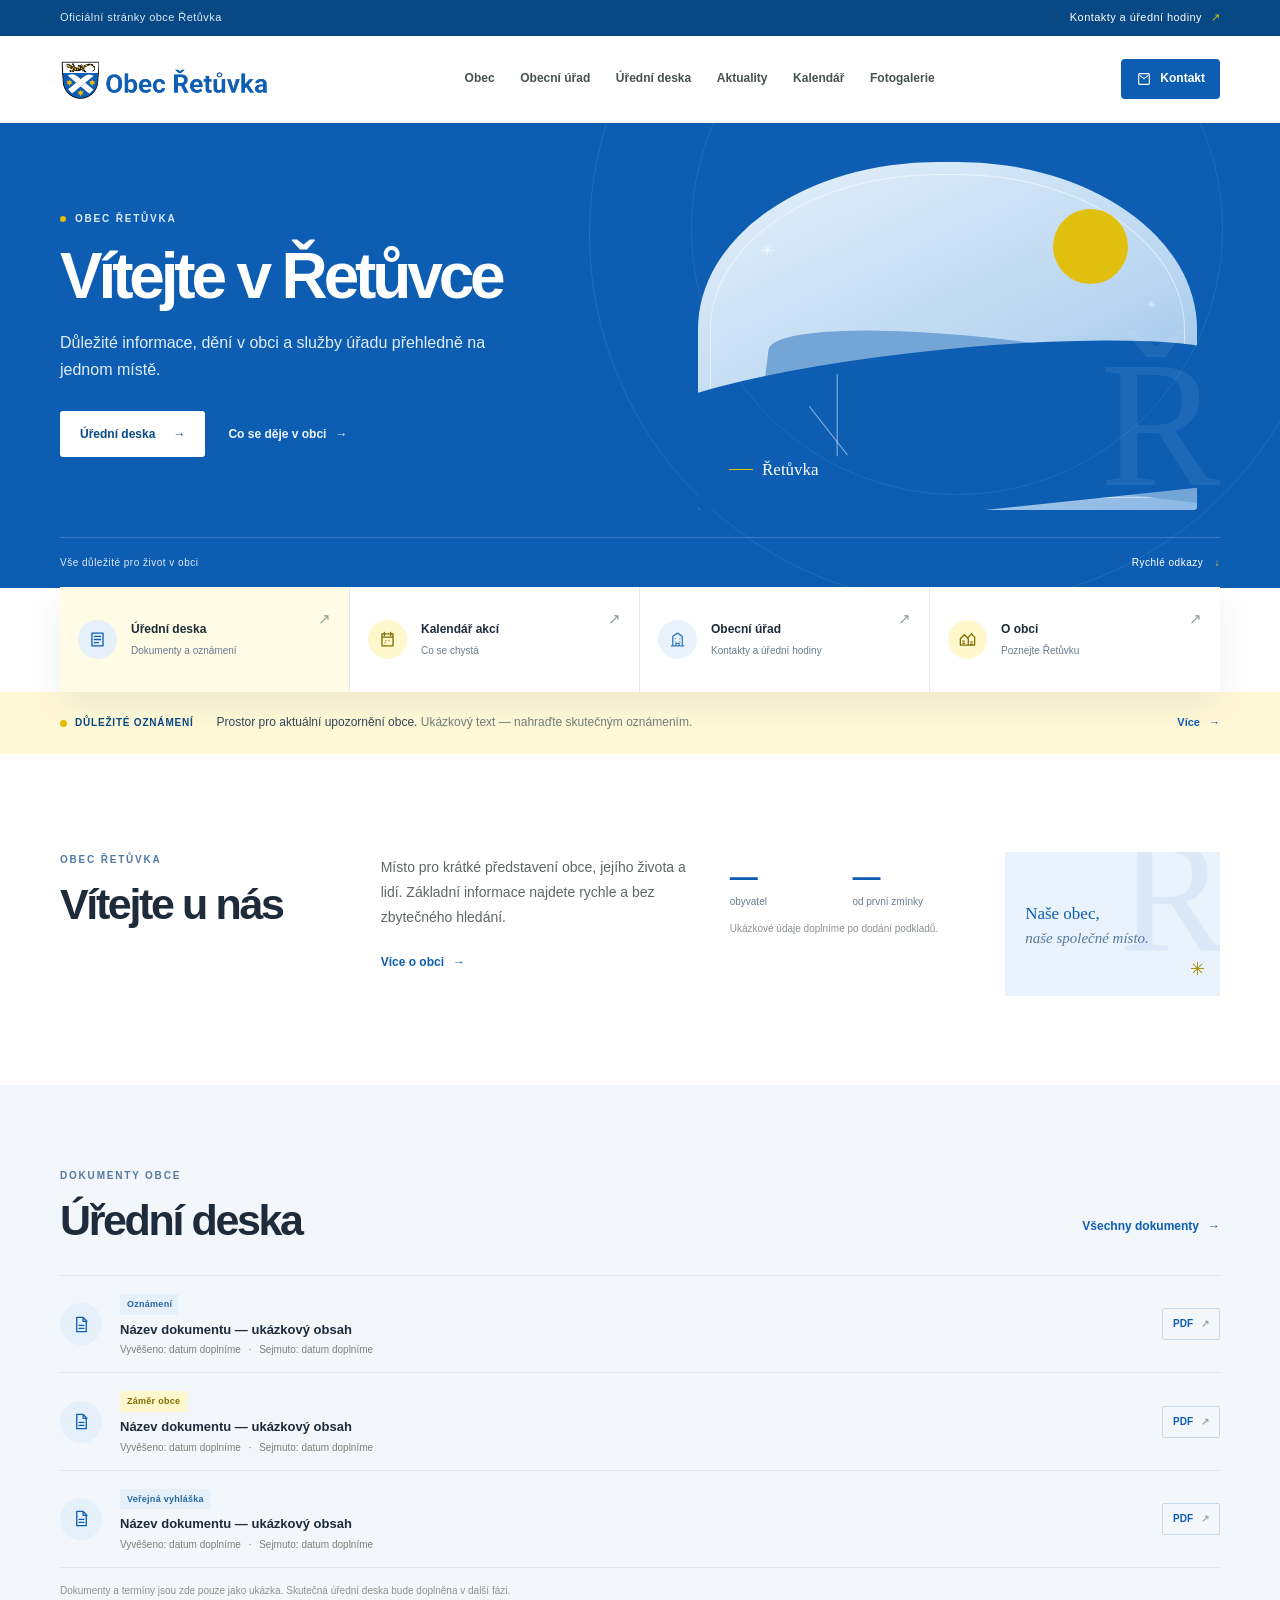
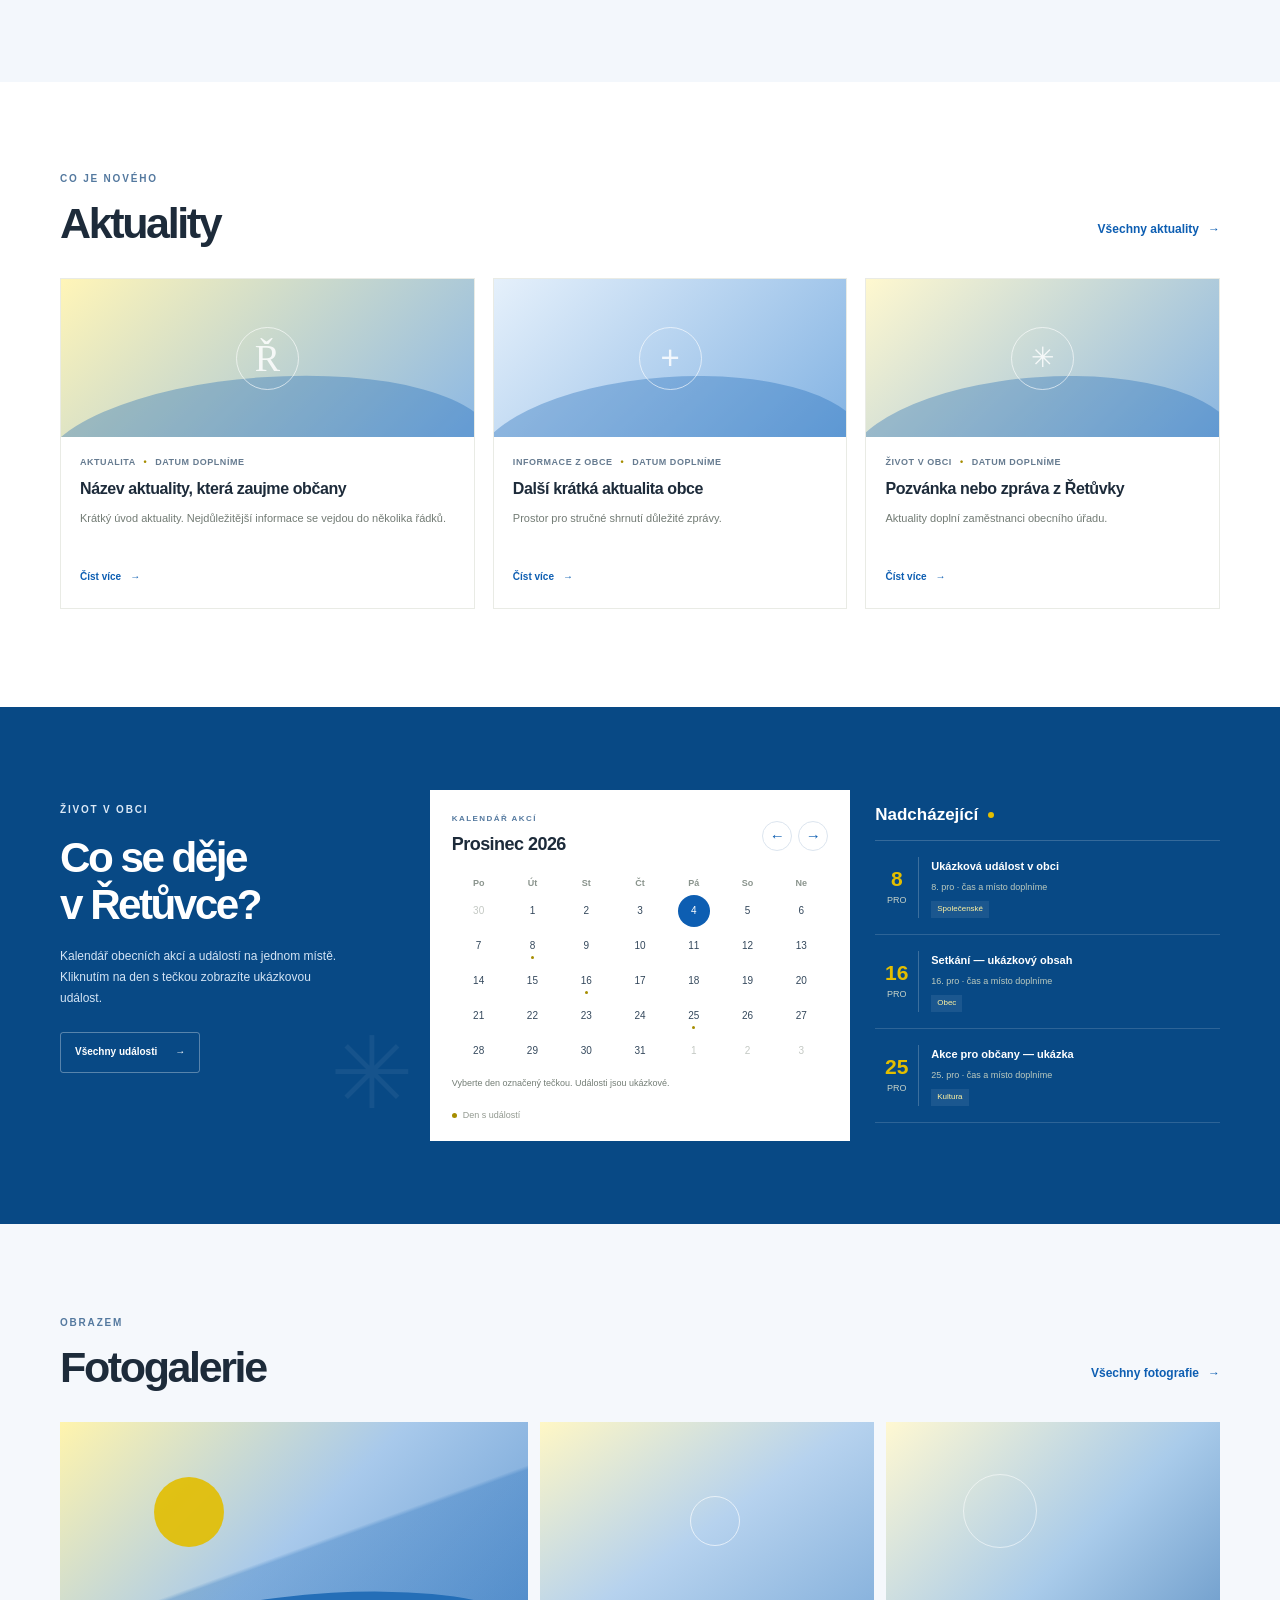
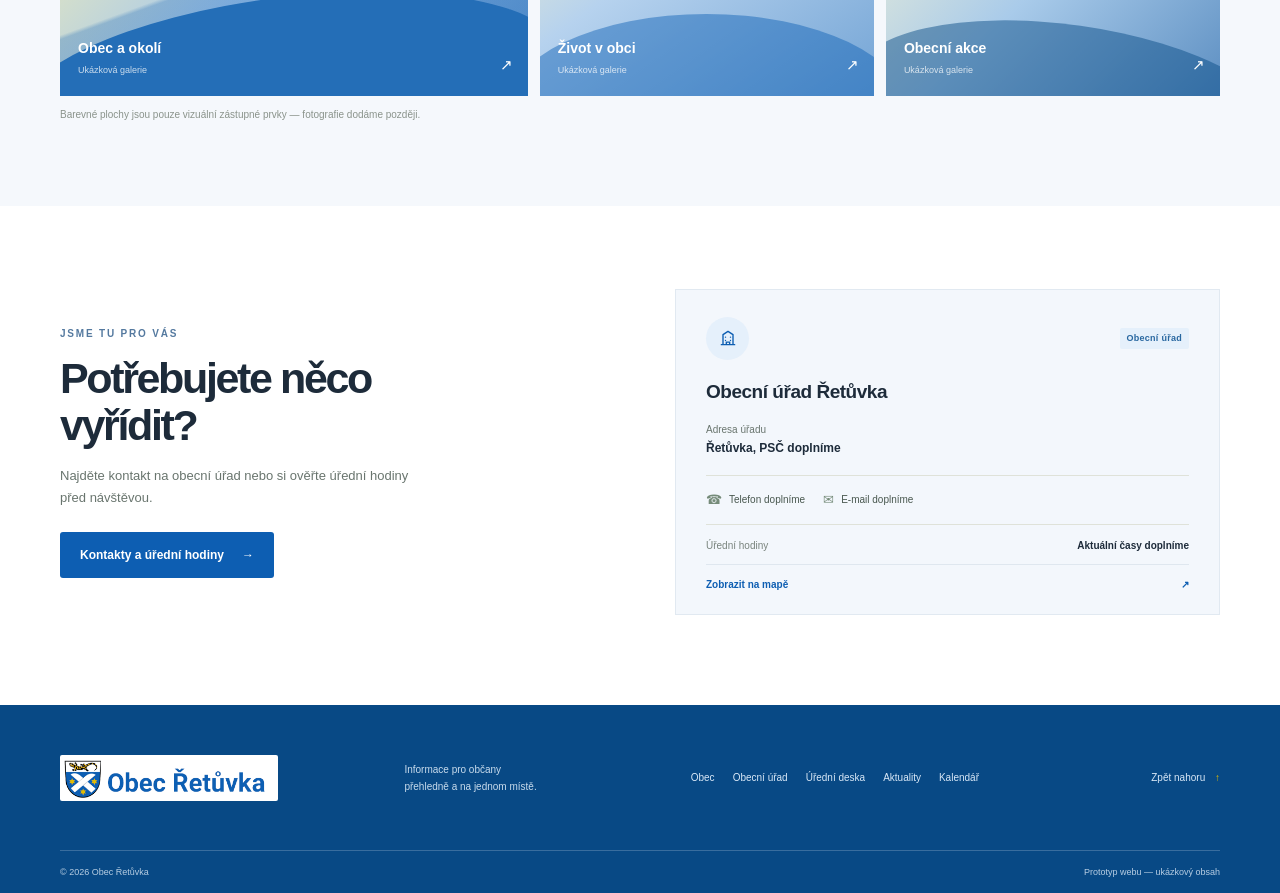
<file: index.html>
<!doctype html>
<html lang="cs">
  <head>
    <meta charset="utf-8">
    <meta name="viewport" content="width=device-width, initial-scale=1">
    <meta name="theme-color" content="#0D5EB2">
    <meta name="description" content="Oficiální stránky obce Řetůvka. Informace pro občany, úřední deska a kalendář událostí.">
    <title>Obec Řetůvka — oficiální stránky</title>
    <link rel="stylesheet" href="styles.css">
    <script src="script.js" defer></script>
  </head>
  <body>
    <a class="skip-link" href="#hlavni-obsah">Přejít na hlavní obsah</a>

    <div class="topbar">
      <div class="container topbar-inner">
        <p>Oficiální stránky obce Řetůvka</p>
        <a href="#kontakt">Kontakty a úřední hodiny <span aria-hidden="true">↗</span></a>
      </div>
    </div>

    <header class="site-header">
      <div class="container header-inner">
        <a class="brand" href="#uvod" aria-label="Obec Řetůvka — úvodní stránka">
          <img class="brand-logo" src="assets/retuvka-logo.png" alt="Obec Řetůvka">
        </a>

        <button class="menu-toggle" type="button" aria-expanded="false" aria-controls="primary-nav">
          <span class="menu-toggle-icon" aria-hidden="true"><i></i><i></i><i></i></span>
          <span class="menu-toggle-label">Menu</span>
        </button>

        <nav class="primary-nav" id="primary-nav" aria-label="Hlavní navigace">
          <a href="#obec">Obec</a>
          <a href="#urad">Obecní úřad</a>
          <a href="#uredni-deska">Úřední deska</a>
          <a href="#aktuality">Aktuality</a>
          <a href="#kalendar">Kalendář</a>
          <a href="#fotogalerie">Fotogalerie</a>
        </nav>

        <a class="header-contact" href="#kontakt">
          <svg viewBox="0 0 24 24" aria-hidden="true"><path d="M4 5.5A1.5 1.5 0 0 1 5.5 4h13A1.5 1.5 0 0 1 20 5.5v13a1.5 1.5 0 0 1-1.5 1.5h-13A1.5 1.5 0 0 1 4 18.5v-13ZM6 7l6 4.5L18 7"/></svg>
          Kontakt
        </a>
      </div>
    </header>

    <main id="hlavni-obsah">
      <section class="hero" id="uvod" aria-labelledby="hero-title">
        <div class="container hero-inner">
          <div class="hero-copy">
            <p class="eyebrow"><span class="eyebrow-dot"></span> Obec Řetůvka</p>
            <h1 id="hero-title">Vítejte v Řetůvce</h1>
            <p class="hero-lead">Důležité informace, dění v obci a služby úřadu přehledně na jednom místě.</p>
            <div class="hero-actions">
              <a class="button button-light" href="#uredni-deska">Úřední deska <span aria-hidden="true">→</span></a>
              <a class="text-link text-link-light" href="#kalendar">Co se děje v obci <span aria-hidden="true">→</span></a>
            </div>
          </div>
          <div class="hero-art" aria-label="Dekorativní ilustrace krajiny" role="img">
            <div class="sun"></div>
            <div class="hill hill-back"></div>
            <div class="hill hill-front"></div>
            <div class="art-caption"><span class="caption-line"></span><span>Řetůvka</span></div>
            <span class="art-sparkle sparkle-one" aria-hidden="true">✳</span>
            <span class="art-sparkle sparkle-two" aria-hidden="true">✳</span>
          </div>
          <span class="hero-ornament" aria-hidden="true">Ř</span>
        </div>
        <div class="hero-bottom container">
          <span>Vše důležité pro život v obci</span>
          <a href="#rychle-odkazy">Rychlé odkazy <span aria-hidden="true">↓</span></a>
        </div>
      </section>

      <section class="quick-section container" id="rychle-odkazy" aria-label="Rychlé odkazy">
        <a class="quick-card quick-card-featured" href="#uredni-deska">
          <span class="quick-icon icon-board" aria-hidden="true">
            <svg viewBox="0 0 24 24"><path d="M5 4h14v16H5zM8 8h8M8 12h8M8 16h5"/></svg>
          </span>
          <span class="quick-copy"><strong>Úřední deska</strong><small>Dokumenty a oznámení</small></span>
          <span class="quick-arrow" aria-hidden="true">↗</span>
        </a>
        <a class="quick-card" href="#kalendar">
          <span class="quick-icon icon-calendar" aria-hidden="true">
            <svg viewBox="0 0 24 24"><path d="M5 5h14v15H5zM8 3v4m8-4v4M5 9h14m-9 4h.01M14 13h.01M9 16h.01"/></svg>
          </span>
          <span class="quick-copy"><strong>Kalendář akcí</strong><small>Co se chystá</small></span>
          <span class="quick-arrow" aria-hidden="true">↗</span>
        </a>
        <a class="quick-card" href="#urad">
          <span class="quick-icon icon-office" aria-hidden="true">
            <svg viewBox="0 0 24 24"><path d="M4 20h16M6 20V8l6-4 6 4v12M9 11h.01M15 11h.01M9 15h.01M15 15h.01M10 20v-3h4v3"/></svg>
          </span>
          <span class="quick-copy"><strong>Obecní úřad</strong><small>Kontakty a úřední hodiny</small></span>
          <span class="quick-arrow" aria-hidden="true">↗</span>
        </a>
        <a class="quick-card" href="#obec">
          <span class="quick-icon icon-village" aria-hidden="true">
            <svg viewBox="0 0 24 24"><path d="m3 11 5-5 5 5v8H3zM13 9l4-4 4 4v10h-8M6 14h2m-2 3h2m8-2h2m-2 3h2"/></svg>
          </span>
          <span class="quick-copy"><strong>O obci</strong><small>Poznejte Řetůvku</small></span>
          <span class="quick-arrow" aria-hidden="true">↗</span>
        </a>
      </section>

      <section class="section section-notice" aria-label="Oznámení">
        <div class="container notice-inner">
          <span class="notice-label"><span class="notice-pulse"></span> Důležité oznámení</span>
          <p>Prostor pro aktuální upozornění obce. <span>Ukázkový text — nahraďte skutečným oznámením.</span></p>
          <a href="#uredni-deska" aria-label="Více informací na úřední desce">Více <span aria-hidden="true">→</span></a>
        </div>
      </section>

      <section class="section section-intro" id="obec">
        <div class="container intro-layout">
          <div class="section-heading">
            <p class="eyebrow eyebrow-dark">Obec Řetůvka</p>
            <h2>Vítejte u nás</h2>
          </div>
          <div class="intro-body">
            <p class="intro-text">Místo pro krátké představení obce, jejího života a lidí. Základní informace najdete rychle a bez zbytečného hledání.</p>
            <a class="text-link" href="#obecni-informace">Více o obci <span aria-hidden="true">→</span></a>
          </div>
          <div class="intro-stats" id="obecni-informace">
            <div><strong>—</strong><span>obyvatel</span></div>
            <div><strong>—</strong><span>od první zmínky</span></div>
            <p>Ukázkové údaje doplníme po dodání podkladů.</p>
          </div>
          <div class="intro-aside">
            <span class="aside-mark" aria-hidden="true">Ř</span>
            <p>Naše obec,<br><em>naše společné místo.</em></p>
            <span class="aside-decoration" aria-hidden="true">✳</span>
          </div>
        </div>
      </section>

      <section class="section section-board" id="uredni-deska">
        <div class="container">
          <div class="section-title-row">
            <div class="section-heading">
              <p class="eyebrow eyebrow-dark">Dokumenty obce</p>
              <h2>Úřední deska</h2>
            </div>
            <a class="text-link" href="#uredni-deska">Všechny dokumenty <span aria-hidden="true">→</span></a>
          </div>
          <div class="board-list">
            <article class="board-item">
              <span class="file-icon" aria-hidden="true"><svg viewBox="0 0 24 24"><path d="M6 3h8l4 4v14H6zM14 3v5h5M9 13h6m-6 4h6"/></svg></span>
              <div class="board-copy"><span class="tag">Oznámení</span><h3><a href="#uredni-deska">Název dokumentu — ukázkový obsah</a></h3><p>Vyvěšeno: datum doplníme <span aria-hidden="true">·</span> Sejmuto: datum doplníme</p></div>
              <a class="download-link" href="#uredni-deska" aria-label="Otevřít ukázkový dokument">PDF <span aria-hidden="true">↗</span></a>
            </article>
            <article class="board-item">
              <span class="file-icon" aria-hidden="true"><svg viewBox="0 0 24 24"><path d="M6 3h8l4 4v14H6zM14 3v5h5M9 13h6m-6 4h6"/></svg></span>
              <div class="board-copy"><span class="tag tag-sand">Záměr obce</span><h3><a href="#uredni-deska">Název dokumentu — ukázkový obsah</a></h3><p>Vyvěšeno: datum doplníme <span aria-hidden="true">·</span> Sejmuto: datum doplníme</p></div>
              <a class="download-link" href="#uredni-deska" aria-label="Otevřít ukázkový dokument">PDF <span aria-hidden="true">↗</span></a>
            </article>
            <article class="board-item">
              <span class="file-icon" aria-hidden="true"><svg viewBox="0 0 24 24"><path d="M6 3h8l4 4v14H6zM14 3v5h5M9 13h6m-6 4h6"/></svg></span>
              <div class="board-copy"><span class="tag tag-blue">Veřejná vyhláška</span><h3><a href="#uredni-deska">Název dokumentu — ukázkový obsah</a></h3><p>Vyvěšeno: datum doplníme <span aria-hidden="true">·</span> Sejmuto: datum doplníme</p></div>
              <a class="download-link" href="#uredni-deska" aria-label="Otevřít ukázkový dokument">PDF <span aria-hidden="true">↗</span></a>
            </article>
          </div>
          <p class="content-note">Dokumenty a termíny jsou zde pouze jako ukázka. Skutečná úřední deska bude doplněna v další fázi.</p>
        </div>
      </section>

      <section class="section section-news" id="aktuality">
        <div class="container">
          <div class="section-title-row">
            <div class="section-heading">
              <p class="eyebrow eyebrow-dark">Co je nového</p>
              <h2>Aktuality</h2>
            </div>
            <a class="text-link" href="#aktuality">Všechny aktuality <span aria-hidden="true">→</span></a>
          </div>
          <div class="news-grid">
            <article class="news-card news-card-featured">
              <div class="news-illustration news-illustration-one" aria-hidden="true"><span>Ř</span><i></i></div>
              <div class="news-card-content"><p class="news-meta">Aktualita <span>•</span> datum doplníme</p><h3><a href="#aktuality">Název aktuality, která zaujme občany</a></h3><p>Krátký úvod aktuality. Nejdůležitější informace se vejdou do několika řádků.</p><a class="text-link" href="#aktuality">Číst více <span aria-hidden="true">→</span></a></div>
            </article>
            <article class="news-card">
              <div class="news-illustration news-illustration-two" aria-hidden="true"><span>+</span><i></i></div>
              <div class="news-card-content"><p class="news-meta">Informace z obce <span>•</span> datum doplníme</p><h3><a href="#aktuality">Další krátká aktualita obce</a></h3><p>Prostor pro stručné shrnutí důležité zprávy.</p><a class="text-link" href="#aktuality">Číst více <span aria-hidden="true">→</span></a></div>
            </article>
            <article class="news-card">
              <div class="news-illustration news-illustration-three" aria-hidden="true"><span>✳</span><i></i></div>
              <div class="news-card-content"><p class="news-meta">Život v obci <span>•</span> datum doplníme</p><h3><a href="#aktuality">Pozvánka nebo zpráva z Řetůvky</a></h3><p>Aktuality doplní zaměstnanci obecního úřadu.</p><a class="text-link" href="#aktuality">Číst více <span aria-hidden="true">→</span></a></div>
            </article>
          </div>
        </div>
      </section>

      <section class="section section-events" id="kalendar">
        <div class="container events-layout">
          <div class="events-intro">
            <p class="eyebrow">Život v obci</p>
            <h2>Co se děje<br>v Řetůvce?</h2>
            <p>Kalendář obecních akcí a událostí na jednom místě. Kliknutím na den s tečkou zobrazíte ukázkovou událost.</p>
            <a class="button button-outline-light" href="#kalendar">Všechny události <span aria-hidden="true">→</span></a>
            <span class="events-decoration" aria-hidden="true">✳</span>
          </div>
          <div class="calendar-panel">
            <div class="calendar-heading">
              <div><p class="eyebrow eyebrow-dark">Kalendář akcí</p><h3 id="month-title" aria-live="polite"></h3></div>
              <div class="calendar-controls">
                <button type="button" id="prev-month" aria-label="Předchozí měsíc">←</button>
                <button type="button" id="next-month" aria-label="Následující měsíc">→</button>
              </div>
            </div>
            <div class="calendar-weekdays" aria-hidden="true">
              <span>Po</span><span>Út</span><span>St</span><span>Čt</span><span>Pá</span><span>So</span><span>Ne</span>
            </div>
            <div class="calendar-days" id="calendar-days" aria-label="Dny v měsíci"></div>
            <p class="calendar-note" id="calendar-note" aria-live="polite">Vyberte den označený tečkou. Události jsou ukázkové.</p>
            <div class="calendar-legend"><span></span> Den s událostí</div>
          </div>
          <div class="upcoming-panel">
            <div class="upcoming-heading"><h3>Nadcházející</h3><span class="live-dot" aria-hidden="true"></span></div>
            <div id="upcoming-events" class="upcoming-list"></div>
          </div>
        </div>
      </section>

      <section class="section section-gallery" id="fotogalerie">
        <div class="container">
          <div class="section-title-row">
            <div class="section-heading">
              <p class="eyebrow eyebrow-dark">Obrazem</p>
              <h2>Fotogalerie</h2>
            </div>
            <a class="text-link" href="#fotogalerie">Všechny fotografie <span aria-hidden="true">→</span></a>
          </div>
          <div class="gallery-grid">
            <a class="gallery-tile gallery-large" href="#fotogalerie" aria-label="Ukázková fotografie obce"><span class="gallery-art gallery-art-one"></span><span class="gallery-label">Obec a okolí <small>Ukázková galerie</small></span><span class="gallery-open" aria-hidden="true">↗</span></a>
            <a class="gallery-tile" href="#fotogalerie" aria-label="Ukázková fotografie ze života obce"><span class="gallery-art gallery-art-two"></span><span class="gallery-label">Život v obci <small>Ukázková galerie</small></span><span class="gallery-open" aria-hidden="true">↗</span></a>
            <a class="gallery-tile" href="#fotogalerie" aria-label="Ukázková fotografie z obecní akce"><span class="gallery-art gallery-art-three"></span><span class="gallery-label">Obecní akce <small>Ukázková galerie</small></span><span class="gallery-open" aria-hidden="true">↗</span></a>
          </div>
          <p class="content-note">Barevné plochy jsou pouze vizuální zástupné prvky — fotografie dodáme později.</p>
        </div>
      </section>

      <section class="section section-contact" id="urad">
        <div class="container contact-layout">
          <div class="contact-copy">
            <p class="eyebrow eyebrow-dark">Jsme tu pro vás</p>
            <h2>Potřebujete něco<br>vyřídit?</h2>
            <p>Najděte kontakt na obecní úřad nebo si ověřte úřední hodiny před návštěvou.</p>
            <a class="button button-dark" href="#kontakt">Kontakty a úřední hodiny <span aria-hidden="true">→</span></a>
          </div>
          <div class="office-card" id="kontakt">
            <div class="office-card-top">
              <span class="office-icon" aria-hidden="true"><svg viewBox="0 0 24 24"><path d="M4 20h16M6 20V8l6-4 6 4v12M9 11h.01M15 11h.01M9 15h.01M15 15h.01M10 20v-3h4v3"/></svg></span>
              <span class="tag tag-light">Obecní úřad</span>
            </div>
            <h3>Obecní úřad Řetůvka</h3>
            <p class="office-address">Adresa úřadu<br><span>Řetůvka, PSČ doplníme</span></p>
            <div class="office-details">
              <span><span class="detail-icon" aria-hidden="true">☎</span> Telefon doplníme</span>
              <span><span class="detail-icon" aria-hidden="true">✉</span> E-mail doplníme</span>
            </div>
            <div class="office-hours"><span>Úřední hodiny</span><strong>Aktuální časy doplníme</strong></div>
            <a class="office-map" href="#kontakt">Zobrazit na mapě <span aria-hidden="true">↗</span></a>
          </div>
        </div>
      </section>
    </main>

    <footer class="site-footer">
      <div class="container footer-main">
        <a class="brand brand-footer" href="#uvod" aria-label="Obec Řetůvka — úvodní stránka">
          <img class="brand-logo" src="assets/retuvka-logo.png" alt="Obec Řetůvka">
        </a>
        <p>Informace pro občany<br>přehledně a na jednom místě.</p>
        <nav class="footer-nav" aria-label="Odkazy v patičce">
          <a href="#obec">Obec</a><a href="#urad">Obecní úřad</a><a href="#uredni-deska">Úřední deska</a><a href="#aktuality">Aktuality</a><a href="#kalendar">Kalendář</a>
        </nav>
        <a class="back-top" href="#uvod">Zpět nahoru <span aria-hidden="true">↑</span></a>
      </div>
      <div class="container footer-bottom"><span>© <span id="current-year"></span> Obec Řetůvka</span><span>Prototyp webu — ukázkový obsah</span></div>
    </footer>
  </body>
</html>
</file>
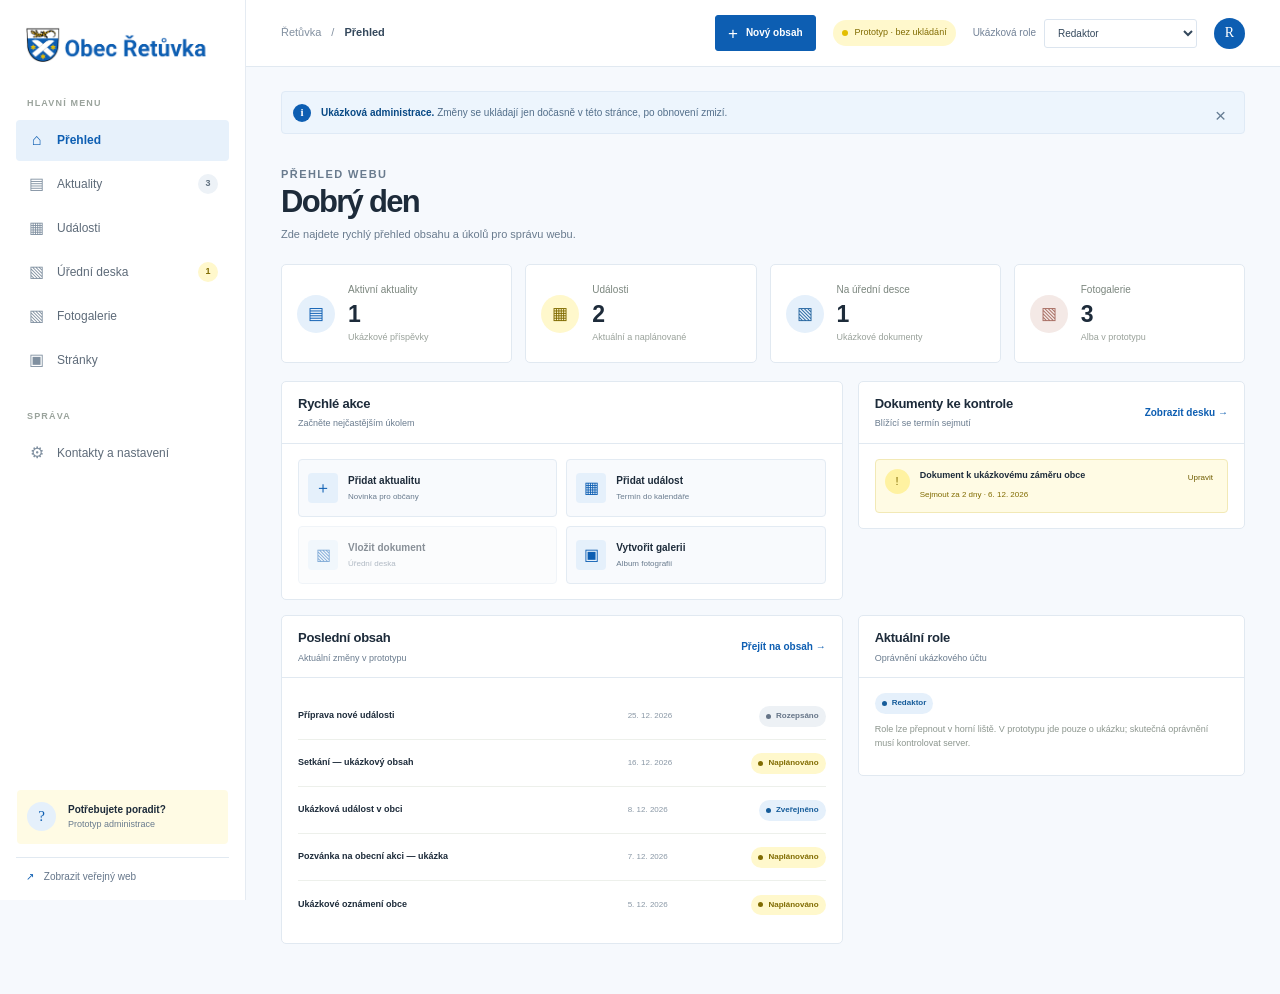
<file: admin.html>
<!doctype html>
<html lang="cs">
  <head>
    <meta charset="utf-8">
    <meta name="viewport" content="width=device-width, initial-scale=1">
    <meta name="theme-color" content="#0D5EB2">
    <meta name="description" content="Ukázková administrace webu obce Řetůvka.">
    <title>Administrace — Obec Řetůvka</title>
    <link rel="stylesheet" href="admin.css">
    <script src="admin.js" defer></script>
  </head>
  <body>
    <a class="skip-link" href="#admin-main">Přejít na obsah administrace</a>
    <div class="admin-shell">
      <aside class="sidebar" id="admin-sidebar">
        <a class="admin-brand" href="index.html" aria-label="Obec Řetůvka — veřejný web">
          <img class="admin-logo" src="assets/retuvka-logo.png" alt="Obec Řetůvka">
        </a>
        <div class="sidebar-label">HLAVNÍ MENU</div>
        <nav class="sidebar-nav" aria-label="Administrace">
          <button type="button" class="nav-item is-active" data-view="dashboard"><span class="nav-icon">⌂</span><span>Přehled</span></button>
          <button type="button" class="nav-item" data-view="news"><span class="nav-icon">▤</span><span>Aktuality</span><span class="nav-count" id="news-count"></span></button>
          <button type="button" class="nav-item" data-view="events"><span class="nav-icon">▦</span><span>Události</span></button>
          <button type="button" class="nav-item" data-view="board"><span class="nav-icon">▧</span><span>Úřední deska</span><span class="nav-count nav-count-warn" id="board-count"></span></button>
          <button type="button" class="nav-item" data-view="gallery"><span class="nav-icon">▧</span><span>Fotogalerie</span></button>
          <button type="button" class="nav-item" data-view="pages"><span class="nav-icon">▣</span><span>Stránky</span></button>
        </nav>
        <div class="sidebar-label sidebar-label-bottom">SPRÁVA</div>
        <nav class="sidebar-nav">
          <button type="button" class="nav-item" data-view="settings"><span class="nav-icon">⚙</span><span>Kontakty a nastavení</span></button>
        </nav>
        <div class="sidebar-spacer"></div>
        <div class="sidebar-help">
          <span class="help-icon" aria-hidden="true">?</span>
          <strong>Potřebujete poradit?</strong>
          <small>Prototyp administrace</small>
        </div>
        <a class="back-to-site" href="index.html"><span aria-hidden="true">↗</span> Zobrazit veřejný web</a>
      </aside>

      <div class="sidebar-scrim" id="sidebar-scrim"></div>
      <div class="workspace">
        <header class="admin-topbar">
          <button type="button" class="mobile-menu" id="mobile-menu" aria-label="Otevřít navigaci" aria-expanded="false" aria-controls="admin-sidebar">☰</button>
          <div class="breadcrumbs"><span>Řetůvka</span><span aria-hidden="true">/</span><strong id="breadcrumb-current">Přehled</strong></div>
          <div class="topbar-actions">
            <button type="button" class="button topbar-create" id="top-create"><span class="plus" aria-hidden="true">+</span> Nový obsah</button>
            <span class="prototype-pill"><span></span> Prototyp · bez ukládání</span>
            <label class="role-control"><span>Ukázková role</span>
              <select id="role-switch" aria-label="Přepnout ukázkovou roli">
                <option value="editor">Redaktor</option>
                <option value="board">Správce úřední desky</option>
                <option value="admin">Správce webu</option>
              </select>
            </label>
            <button type="button" class="avatar-button" id="profile-button" aria-label="Ukázkový profil">R</button>
          </div>
        </header>

        <main class="admin-main" id="admin-main">
          <div class="prototype-notice">
            <span class="notice-symbol" aria-hidden="true">i</span>
            <p><strong>Ukázková administrace.</strong> Změny se ukládají jen dočasně v této stránce, po obnovení zmizí.</p>
            <button type="button" id="dismiss-notice" aria-label="Skrýt upozornění">×</button>
          </div>
          <div id="view-root"></div>
        </main>
      </div>
    </div>

    <div class="modal-backdrop" id="modal-backdrop" hidden>
      <section class="modal" role="dialog" aria-modal="true" aria-labelledby="modal-title">
        <div class="modal-header">
          <div><p class="eyebrow" id="modal-eyebrow">ÚPRAVA OBSAHU</p><h2 id="modal-title">Nový obsah</h2></div>
          <button type="button" class="icon-button" id="modal-close" aria-label="Zavřít okno">×</button>
        </div>
        <div class="modal-body" id="modal-body"></div>
        <div class="modal-footer" id="modal-footer"></div>
      </section>
    </div>
    <div class="toast" id="toast" role="status" aria-live="polite"></div>
  </body>
</html>
</file>
<file: styles.css>
:root {
  color-scheme: light;
  --blue: #0D5EB2;
  --blue-deep: #084985;
  --blue-soft: #e5f0fb;
  --cream: #f6f9fd;
  --paper: #ffffff;
  --ink: #1d2b3a;
  --muted: #697b8e;
  --line: #e1e9f1;
  --yellow: #E3BE00;
  --serif: Georgia, 'Times New Roman', serif;
  --sans: 'DM Sans', 'Segoe UI', sans-serif;
  --display: 'Manrope', 'Segoe UI', sans-serif;
}

* { box-sizing: border-box; }
html { scroll-behavior: smooth; scroll-padding-top: 6rem; }
body { margin: 0; color: var(--ink); background: var(--paper); font-family: var(--sans); font-size: 15px; line-height: 1.6; -webkit-font-smoothing: antialiased; }
a { color: inherit; text-decoration: none; }
button { font: inherit; }
svg { display: block; width: 100%; height: 100%; fill: none; stroke: currentColor; stroke-width: 1.65; stroke-linecap: round; stroke-linejoin: round; }
.container { width: min(1160px, calc(100% - 64px)); margin-inline: auto; }
.skip-link { position: absolute; z-index: 20; top: 8px; left: 8px; transform: translateY(-150%); padding: 10px 14px; color: white; background: var(--blue-deep); border-radius: 4px; }
.skip-link:focus { transform: translateY(0); }

.topbar { color: #dbe9f7; background: var(--blue-deep); font-size: 11px; letter-spacing: .04em; }
.topbar-inner { display: flex; justify-content: space-between; align-items: center; min-height: 36px; }
.topbar p { margin: 0; }
.topbar a { color: #ffffff; }
.topbar a span { padding-left: 5px; color: var(--yellow); }

.site-header { position: relative; z-index: 10; background: var(--paper); border-bottom: 1px solid rgba(29, 41, 36, .07); }
.header-inner { display: flex; align-items: center; gap: 30px; min-height: 86px; }
.brand { display: inline-flex; align-items: center; flex: 0 0 auto; gap: 11px; }
.brand-logo { display: block; width: 218px; max-width: 100%; height: auto; }
.brand-copy { display: flex; flex-direction: column; line-height: 1.22; }
.brand-copy strong { font-family: var(--display); font-size: 18px; font-weight: 800; letter-spacing: -.04em; }
.brand-copy small { margin-top: 4px; color: var(--muted); font-size: 10px; letter-spacing: .045em; }
.primary-nav { display: flex; justify-content: center; align-items: center; flex: 1; gap: clamp(13px, 2vw, 29px); }
.primary-nav a { position: relative; padding-block: 9px; color: #48534d; font-size: 12px; font-weight: 600; white-space: nowrap; }
.primary-nav a::after { position: absolute; right: 0; bottom: 1px; left: 0; height: 1px; content: ''; background: var(--blue); transform: scaleX(0); transform-origin: left; transition: transform .2s ease; }
.primary-nav a:hover::after, .primary-nav a:focus-visible::after { transform: scaleX(1); }
.header-contact { display: inline-flex; align-items: center; gap: 8px; padding: 10px 15px; color: white; background: var(--blue); border-radius: 4px; font-size: 12px; font-weight: 600; transition: background .2s ease; }
.header-contact:hover { background: var(--blue-deep); }
.header-contact svg { width: 16px; height: 16px; }
.menu-toggle { display: none; }

.hero { position: relative; overflow: hidden; color: white; background: var(--blue); }
.hero::before { position: absolute; top: -260px; left: 46%; width: 740px; height: 740px; content: ''; border: 1px solid rgba(255,255,255,.09); border-radius: 50%; }
.hero::after { position: absolute; top: -160px; left: 54%; width: 530px; height: 530px; content: ''; border: 1px solid rgba(255,255,255,.08); border-radius: 50%; }
.hero-inner { position: relative; display: grid; min-height: 414px; grid-template-columns: 1fr .95fr; align-items: center; }
.hero-copy { position: relative; z-index: 2; padding-block: 70px 62px; }
.eyebrow { display: flex; align-items: center; gap: 9px; margin: 0 0 16px; color: #dbe9f7; font-size: 10px; font-weight: 700; letter-spacing: .18em; text-transform: uppercase; }
.eyebrow-dot { width: 6px; height: 6px; background: var(--yellow); border-radius: 50%; }
.eyebrow-dark { color: #54799f; }
.hero h1 { max-width: 580px; margin: 0; font-family: var(--display); font-size: clamp(45px, 5vw, 66px); font-weight: 600; letter-spacing: -.065em; line-height: 1.04; }
.hero-lead { max-width: 460px; margin: 20px 0 28px; color: #e1edf9; font-size: 16px; line-height: 1.7; }
.hero-actions { display: flex; align-items: center; gap: 23px; }
.button { display: inline-flex; min-height: 46px; align-items: center; justify-content: center; gap: 18px; padding: 0 19px; border: 1px solid transparent; border-radius: 3px; font-size: 12px; font-weight: 700; transition: transform .2s ease, background .2s ease; }
.button:hover { transform: translateY(-2px); }
.button-light { color: var(--blue-deep); background: #ffffff; }
.button-light:hover { background: white; }
.text-link { display: inline-flex; align-items: center; gap: 9px; color: var(--blue); font-size: 12px; font-weight: 700; }
.text-link span { transition: transform .2s ease; }
.text-link:hover span { transform: translateX(4px); }
.text-link-light { color: #f0f6fc; }
.hero-art { position: absolute; top: 39px; right: 2%; width: 43%; height: 348px; overflow: hidden; background: linear-gradient(155deg, #e6f1fb 1%, #b8d5f1 58%, #8ab7e4); border-radius: 48% 48% 3px 3px; }
.hero-art::before { position: absolute; inset: 12px; content: ''; border: 1px solid rgba(255,255,255,.52); border-radius: 48% 48% 1px 1px; }
.sun { position: absolute; top: 47px; right: 69px; width: 75px; height: 75px; background: var(--yellow); border-radius: 50%; opacity: .94; }
.hill { position: absolute; right: -10%; bottom: -4px; left: -12%; height: 47%; border-radius: 50% 50% 0 0 / 28% 28% 0 0; transform: rotate(-6deg); }
.hill-back { bottom: 9%; left: 13%; height: 40%; background: #74a5d7; transform: rotate(7deg); }
.hill-front { background: #0D5EB2; }
.hill-front::before, .hill-front::after { position: absolute; bottom: 42%; width: 1px; height: 82px; content: ''; background: rgba(255,255,255,.55); transform: rotate(6deg); }
.hill-front::before { left: 33%; }
.hill-front::after { left: 34%; height: 62px; transform: rotate(-32deg); transform-origin: bottom; }
.art-caption { position: absolute; z-index: 2; bottom: 27px; left: 31px; display: flex; align-items: center; gap: 9px; color: white; font-family: var(--serif); font-size: 17px; }
.caption-line { width: 24px; height: 1px; background: var(--yellow); }
.art-sparkle { position: absolute; color: rgba(255,255,255,.72); font-size: 16px; }
.sparkle-one { top: 76px; left: 63px; }
.sparkle-two { top: 135px; right: 42px; font-size: 10px; }
.hero-ornament { position: absolute; right: 0; bottom: 22px; color: rgba(255,255,255,.07); font-family: var(--serif); font-size: 180px; line-height: 1; }
.hero-bottom { position: relative; z-index: 2; display: flex; min-height: 51px; justify-content: space-between; align-items: center; border-top: 1px solid rgba(255,255,255,.18); color: #dbe9f7; font-size: 10px; letter-spacing: .05em; }
.hero-bottom a { color: white; }
.hero-bottom a span { margin-left: 8px; color: var(--yellow); }

.quick-section { position: relative; z-index: 3; display: grid; grid-template-columns: repeat(4, 1fr); margin-top: -1px; background: white; box-shadow: 0 14px 35px rgba(27, 46, 37, .08); }
.quick-card { display: flex; min-height: 105px; align-items: center; gap: 14px; padding: 20px 18px; border-right: 1px solid #e8ebe4; transition: background .2s ease; }
.quick-card:last-child { border-right: 0; }
.quick-card:hover { background: #f7faff; }
.quick-card-featured { background: #fffbe4; }
.quick-icon { display: grid; width: 39px; height: 39px; flex: 0 0 39px; place-items: center; border-radius: 50%; }
.quick-icon svg { width: 19px; height: 19px; }
.icon-board { color: var(--blue); background: #e5f0fb; }
.icon-calendar { color: #806b00; background: #fff8cc; }
.icon-office { color: #397bb8; background: #eaf3fc; }
.icon-village { color: #806b00; background: #fff8cc; }
.quick-copy { display: flex; min-width: 0; flex: 1; flex-direction: column; }
.quick-copy strong { font-size: 12px; font-weight: 700; }
.quick-copy small { margin-top: 3px; color: var(--muted); font-size: 10px; }
.quick-arrow { align-self: flex-start; margin-left: auto; color: #91a096; font-size: 15px; }

.section { padding-block: 83px; }
.section-notice { padding-block: 0; background: #fff9d8; }
.notice-inner { display: flex; min-height: 62px; align-items: center; gap: 23px; }
.notice-label { display: inline-flex; flex: 0 0 auto; align-items: center; gap: 8px; color: var(--blue-deep); font-size: 10px; font-weight: 700; letter-spacing: .08em; text-transform: uppercase; }
.notice-pulse, .live-dot { width: 7px; height: 7px; background: var(--yellow); border-radius: 50%; }
.notice-inner p { flex: 1; margin: 0; color: #33465a; font-size: 12px; }
.notice-inner p span { color: #738078; }
.notice-inner > a { color: var(--blue); font-size: 11px; font-weight: 700; white-space: nowrap; }
.notice-inner > a span { padding-left: 6px; }

.section-intro { padding-block: 98px 89px; }
.intro-layout { display: grid; grid-template-columns: 1fr 1.1fr .84fr .76fr; gap: 38px; align-items: start; }
.section-heading h2, .contact-copy h2 { margin: 0; font-family: var(--display); font-size: clamp(32px, 3.5vw, 43px); font-weight: 600; letter-spacing: -.055em; line-height: 1.1; }
.section-heading .eyebrow, .contact-copy .eyebrow { margin-bottom: 13px; }
.intro-text { max-width: 350px; margin: 3px 0 18px; color: #5d6862; font-size: 14px; line-height: 1.8; }
.intro-stats { display: grid; grid-template-columns: 1fr 1fr; gap: 8px; padding-top: 8px; }
.intro-stats div { display: flex; flex-direction: column; }
.intro-stats strong { color: var(--blue); font-family: var(--display); font-size: 28px; line-height: 1.2; }
.intro-stats span { color: var(--muted); font-size: 10px; }
.intro-stats p { grid-column: 1 / -1; margin: 3px 0 0; color: #8a938c; font-size: 10px; }
.intro-aside { position: relative; min-height: 144px; overflow: hidden; padding: 20px; color: var(--blue); background: #eaf3fc; }
.aside-mark { position: absolute; top: -36px; right: -6px; color: rgba(13,94,178,.07); font-family: var(--serif); font-size: 160px; line-height: 1; }
.intro-aside p { position: relative; z-index: 1; margin: 30px 0 0; font-family: var(--serif); font-size: 17px; line-height: 1.4; }
.intro-aside em { color: #54799f; font-size: 15px; }
.aside-decoration { position: absolute; right: 15px; bottom: 12px; color: #a68d00; font-size: 18px; }

.section-board { background: #f3f7fc; }
.section-title-row { display: flex; justify-content: space-between; align-items: end; gap: 25px; margin-bottom: 31px; }
.section-title-row > .text-link { margin-bottom: 8px; }
.board-list { border-top: 1px solid #dfe7ef; }
.board-item { display: flex; min-height: 91px; align-items: center; gap: 18px; border-bottom: 1px solid #dfe7ef; }
.file-icon { display: grid; width: 42px; height: 42px; flex: 0 0 42px; place-items: center; color: var(--blue); background: #e5f0fb; border-radius: 50%; }
.file-icon svg { width: 19px; height: 19px; }
.board-copy { min-width: 0; flex: 1; padding-block: 14px; }
.tag { display: inline-flex; padding: 3px 7px; color: #2867a0; background: #e5f0fb; border-radius: 2px; font-size: 9px; font-weight: 700; letter-spacing: .03em; }
.tag-sand { color: #806b00; background: #fff8cc; }
.tag-blue { color: #2867a0; background: #e5f0fb; }
.board-copy h3 { margin: 5px 0 2px; font-size: 13px; font-weight: 700; }
.board-copy h3 a:hover { color: var(--blue); text-decoration: underline; text-underline-offset: 3px; }
.board-copy p { margin: 0; color: #778078; font-size: 10px; }
.board-copy p span { margin-inline: 5px; }
.download-link { display: inline-flex; align-items: center; gap: 8px; padding: 7px 10px; color: var(--blue); border: 1px solid #c8d8e8; border-radius: 2px; font-size: 10px; font-weight: 700; }
.download-link:hover { background: white; }
.download-link span { color: #9aab9e; }
.content-note { margin: 15px 0 0; color: #8a938b; font-size: 10px; }

.section-news { padding-block: 89px 98px; }
.news-grid { display: grid; grid-template-columns: 1.17fr 1fr 1fr; gap: 18px; }
.news-card { min-width: 0; border: 1px solid #e9ebe5; background: white; }
.news-illustration { position: relative; display: grid; height: 158px; overflow: hidden; place-items: center; }
.news-illustration span { position: relative; z-index: 1; display: grid; width: 63px; height: 63px; place-items: center; color: rgba(255,255,255,.83); border: 1px solid rgba(255,255,255,.62); border-radius: 50%; font-family: var(--serif); font-size: 38px; }
.news-illustration i { position: absolute; right: -20px; bottom: -100px; left: -20px; height: 160px; background: rgba(13,94,178,.32); border-radius: 50% 50% 0 0; transform: rotate(-4deg); }
.news-illustration-one { background: linear-gradient(135deg, #fff5b8, #8cb8e4); }
.news-illustration-two { background: linear-gradient(135deg, #e5f0fb, #83b3e3); }
.news-illustration-three { background: linear-gradient(135deg, #fff8cf, #8ab6e1); }
.news-illustration-two span { font-family: var(--sans); font-size: 33px; font-weight: 300; }
.news-illustration-three span { font-size: 28px; }
.news-card-content { padding: 18px 19px 21px; }
.news-meta { margin: 0 0 8px; color: #667b90; font-size: 9px; font-weight: 600; letter-spacing: .06em; text-transform: uppercase; }
.news-meta span { margin-inline: 5px; color: #a68d00; }
.news-card h3 { margin: 0; font-family: var(--display); font-size: 16px; font-weight: 700; letter-spacing: -.025em; line-height: 1.35; }
.news-card h3 a:hover { color: var(--blue); }
.news-card-content > p:not(.news-meta) { min-height: 39px; margin: 10px 0 15px; color: #727b74; font-size: 11px; line-height: 1.65; }
.news-card-content .text-link { font-size: 10px; }

.section-events { overflow: hidden; color: white; background: var(--blue-deep); }
.events-layout { display: grid; grid-template-columns: .82fr 1fr .82fr; gap: 25px; align-items: center; }
.events-intro { position: relative; align-self: stretch; padding-block: 12px; }
.events-intro h2 { position: relative; z-index: 1; margin: 0 0 17px; font-family: var(--display); font-size: clamp(33px, 3.3vw, 43px); font-weight: 600; letter-spacing: -.06em; line-height: 1.12; }
.events-intro > p:not(.eyebrow) { max-width: 280px; margin: 0 0 23px; color: #d3e4f5; font-size: 12px; line-height: 1.75; }
.button-outline-light { min-height: 41px; padding-inline: 14px; color: white; border-color: rgba(255,255,255,.32); background: transparent; font-size: 10px; }
.button-outline-light:hover { background: rgba(255,255,255,.08); }
.events-decoration { position: absolute; right: -9px; bottom: -12px; color: rgba(255,255,255,.06); font-size: 100px; }
.calendar-panel { padding: 23px 22px 18px; color: var(--ink); background: #ffffff; }
.calendar-heading { display: flex; justify-content: space-between; align-items: center; gap: 12px; margin-bottom: 17px; }
.calendar-heading .eyebrow { margin-bottom: 4px; font-size: 8px; }
.calendar-heading h3 { margin: 0; font-family: var(--display); font-size: 18px; font-weight: 700; letter-spacing: -.03em; text-transform: capitalize; }
.calendar-controls { display: flex; gap: 6px; }
.calendar-controls button { display: grid; width: 30px; height: 30px; place-items: center; color: var(--blue); background: transparent; border: 1px solid #dce5ef; border-radius: 50%; cursor: pointer; }
.calendar-controls button:hover { color: white; background: var(--blue); border-color: var(--blue); }
.calendar-weekdays, .calendar-days { display: grid; grid-template-columns: repeat(7, 1fr); text-align: center; }
.calendar-weekdays { margin-bottom: 5px; color: #8a948d; font-size: 9px; font-weight: 700; }
.calendar-days { gap: 3px 0; }
.calendar-day { position: relative; display: grid; width: 32px; height: 32px; justify-self: center; place-items: center; color: #34485c; background: transparent; border: 0; border-radius: 50%; font-size: 10px; cursor: pointer; }
.calendar-day:hover, .calendar-day:focus-visible { outline: 1px solid var(--blue); }
.calendar-day.is-outside { color: #c4c9c4; }
.calendar-day.is-today { color: white; background: var(--blue); }
.calendar-day.has-event::after { position: absolute; bottom: 3px; width: 3px; height: 3px; content: ''; background: #a68d00; border-radius: 50%; }
.calendar-day.is-today.has-event::after { background: white; }
.calendar-note { min-height: 32px; margin: 9px 0 0; color: #737d75; font-size: 9px; }
.calendar-legend { display: flex; align-items: center; gap: 6px; color: #929990; font-size: 9px; }
.calendar-legend span { width: 5px; height: 5px; background: #a68d00; border-radius: 50%; }
.upcoming-panel { align-self: stretch; padding-block: 11px; }
.upcoming-heading { display: flex; align-items: center; gap: 10px; padding-bottom: 12px; border-bottom: 1px solid rgba(255,255,255,.18); }
.upcoming-heading h3 { margin: 0; font-family: var(--display); font-size: 17px; font-weight: 600; }
.live-dot { width: 6px; height: 6px; background: var(--yellow); }
.upcoming-list { display: flex; flex-direction: column; }
.event-item { display: grid; grid-template-columns: 44px 1fr; gap: 12px; padding-block: 16px; border-bottom: 1px solid rgba(255,255,255,.15); }
.event-date { display: flex; flex-direction: column; align-items: center; justify-content: center; min-height: 45px; color: var(--yellow); border-right: 1px solid rgba(255,255,255,.21); }
.event-date strong { font-family: var(--display); font-size: 21px; line-height: 1; }
.event-date span { margin-top: 4px; color: #c5d1c7; font-size: 9px; text-transform: uppercase; }
.event-item h4 { margin: 1px 0 4px; font-size: 11px; font-weight: 700; }
.event-item p { margin: 0; color: #bdcbbf; font-size: 9px; }
.event-type { display: inline-flex; margin-top: 7px; padding: 2px 6px; color: #fff2a1; background: rgba(255,255,255,.08); font-size: 8px; }

.section-gallery { padding-block: 91px 83px; background: #f5f8fc; }
.gallery-grid { display: grid; height: 274px; grid-template-columns: 1.4fr 1fr 1fr; gap: 12px; }
.gallery-tile { position: relative; display: block; overflow: hidden; color: white; background: #dce9f7; }
.gallery-art { position: absolute; inset: 0; transition: transform .4s ease; }
.gallery-tile:hover .gallery-art { transform: scale(1.04); }
.gallery-art-one { background: linear-gradient(160deg, transparent 48%, rgba(13,94,178,.28) 49%), linear-gradient(135deg, #fff4ad 0%, #a8c9eb 47%, #5d94ce 100%); }
.gallery-art-one::before { position: absolute; top: 20%; left: 20%; width: 70px; height: 70px; content: ''; background: rgba(227,190,0,.9); border-radius: 50%; }
.gallery-art-one::after { position: absolute; right: -8%; bottom: -30%; left: -10%; height: 66%; content: ''; background: #246eb7; border-radius: 50% 50% 0 0; transform: rotate(-7deg); }
.gallery-art-two { background: linear-gradient(145deg, #fff7c5 0%, #b6d2ee 44%, #73a4d5 100%); }
.gallery-art-two::before { position: absolute; top: 27%; left: 45%; width: 48px; height: 48px; content: ''; border: 1px solid rgba(255,255,255,.65); border-radius: 50%; }
.gallery-art-two::after { position: absolute; right: -10%; bottom: -40%; left: -10%; height: 70%; content: ''; background: rgba(13,94,178,.46); border-radius: 50% 50% 0 0; }
.gallery-art-three { background: linear-gradient(135deg, #fff8d2, #a9cbea 52%, #5d8fc2); }
.gallery-art-three::before { position: absolute; top: 19%; left: 23%; width: 72px; height: 72px; content: ''; border: 1px solid rgba(255,255,255,.55); border-radius: 50%; }
.gallery-art-three::after { position: absolute; right: -20%; bottom: -34%; left: -10%; height: 60%; content: ''; background: rgba(8,73,133,.48); border-radius: 50% 50% 0 0; transform: rotate(8deg); }
.gallery-label { position: absolute; z-index: 2; bottom: 18px; left: 18px; display: flex; flex-direction: column; font-family: var(--display); font-size: 14px; font-weight: 700; }
.gallery-label small { margin-top: 4px; color: rgba(255,255,255,.76); font-family: var(--sans); font-size: 9px; font-weight: 400; }
.gallery-open { position: absolute; z-index: 2; right: 15px; bottom: 19px; color: white; }
.section-gallery .content-note { margin-top: 11px; }

.section-contact { padding-block: 83px 90px; }
.contact-layout { display: grid; grid-template-columns: 1fr 1fr; gap: 70px; align-items: center; }
.contact-copy h2 { margin-bottom: 15px; }
.contact-copy > p:not(.eyebrow) { max-width: 365px; margin: 0 0 22px; color: #69756e; font-size: 13px; line-height: 1.75; }
.button-dark { color: white; background: var(--blue); }
.button-dark:hover { background: var(--blue-deep); }
.office-card { padding: 27px 30px 21px; background: #f3f7fc; border: 1px solid #e1e9f1; }
.office-card-top { display: flex; align-items: center; justify-content: space-between; }
.office-icon { display: grid; width: 43px; height: 43px; place-items: center; color: var(--blue); background: #e5f0fb; border-radius: 50%; }
.office-icon svg { width: 20px; height: 20px; }
.tag-light { color: #2867a0; background: #e5f0fb; }
.office-card h3 { margin: 17px 0 14px; font-family: var(--display); font-size: 19px; font-weight: 700; letter-spacing: -.025em; }
.office-address { margin: 0 0 16px; color: #69756e; font-size: 10px; line-height: 1.7; }
.office-address span { color: var(--ink); font-size: 12px; font-weight: 600; }
.office-details { display: flex; gap: 18px; padding-block: 14px; border-top: 1px solid #dfe2d9; border-bottom: 1px solid #dfe2d9; }
.office-details > span { display: inline-flex; align-items: center; gap: 7px; color: #48574e; font-size: 10px; }
.detail-icon { color: #758b79; font-size: 13px; }
.office-hours { display: flex; justify-content: space-between; gap: 10px; padding-block: 13px 10px; font-size: 10px; }
.office-hours span { color: #78837c; }
.office-hours strong { font-weight: 600; text-align: right; }
.office-map { display: flex; justify-content: space-between; padding-top: 12px; color: var(--blue); border-top: 1px solid #dfe7ef; font-size: 10px; font-weight: 700; }

.site-footer { color: #e9f2fb; background: var(--blue-deep); }
.footer-main { display: grid; min-height: 145px; grid-template-columns: 1.1fr .9fr 1.5fr auto; gap: 25px; align-items: center; }
.brand-footer .brand-logo { padding: 3px; background: white; border-radius: 2px; }
.footer-main > p { margin: 0; color: #c9dced; font-size: 10px; line-height: 1.7; }
.footer-nav { display: flex; flex-wrap: wrap; gap: 8px 18px; }
.footer-nav a, .back-top { color: #d9e8f7; font-size: 10px; }
.footer-nav a:hover, .back-top:hover { color: var(--yellow); }
.back-top { white-space: nowrap; }
.back-top span { margin-left: 7px; color: var(--yellow); }
.footer-bottom { display: flex; min-height: 43px; justify-content: space-between; align-items: center; border-top: 1px solid rgba(255,255,255,.2); color: #b8cee3; font-size: 9px; }

:focus-visible { outline: 2px solid #a68d00; outline-offset: 3px; }

@media (max-width: 1050px) {
  .container { width: min(100% - 44px, 900px); }
  .header-inner { gap: 17px; }
  .primary-nav { gap: 13px; }
  .primary-nav a { font-size: 11px; }
  .header-contact { padding-inline: 11px; }
  .intro-layout { grid-template-columns: 1fr 1.2fr; gap: 30px 45px; }
  .intro-stats { align-self: center; }
  .intro-aside { min-height: 130px; }
  .events-layout { grid-template-columns: .75fr 1fr; gap: 28px; }
  .upcoming-panel { grid-column: 2; padding-top: 0; }
  .upcoming-list { display: grid; grid-template-columns: 1fr 1fr; gap: 0 17px; }
  .event-item { padding-block: 12px; }
}

@media (max-width: 760px) {
  html { scroll-padding-top: 5.5rem; }
  .container { width: calc(100% - 38px); }
  .topbar-inner { min-height: 32px; }
  .topbar p { font-size: 9px; }
  .topbar a { font-size: 9px; }
  .header-inner { min-height: 72px; flex-wrap: wrap; gap: 0; }
  .brand { margin-right: auto; }
  .brand-logo { width: 184px; }
  .brand-copy strong { font-size: 16px; }
  .menu-toggle { display: inline-flex; min-height: 40px; align-items: center; gap: 8px; margin-left: auto; padding: 0 11px; color: var(--blue); background: transparent; border: 1px solid #d8e4f0; border-radius: 3px; cursor: pointer; font-size: 11px; font-weight: 700; }
  .menu-toggle-icon { display: flex; width: 16px; flex-direction: column; gap: 4px; }
  .menu-toggle-icon i { height: 1.5px; background: currentColor; }
  .menu-toggle[aria-expanded="true"] .menu-toggle-icon i:first-child { transform: translateY(5.5px) rotate(45deg); }
  .menu-toggle[aria-expanded="true"] .menu-toggle-icon i:nth-child(2) { opacity: 0; }
  .menu-toggle[aria-expanded="true"] .menu-toggle-icon i:last-child { transform: translateY(-5.5px) rotate(-45deg); }
  .menu-toggle-icon i { transition: transform .18s ease, opacity .18s ease; }
  .header-contact { display: none; }
  .primary-nav { position: absolute; top: 100%; right: 0; left: 0; display: none; align-items: stretch; padding: 8px 19px 17px; background: var(--paper); border-top: 1px solid var(--line); box-shadow: 0 12px 20px rgba(24,48,37,.1); }
  .primary-nav.is-open { display: flex; flex-direction: column; gap: 0; }
  .primary-nav a { padding: 11px 0; border-bottom: 1px solid #eceee8; font-size: 13px; }
  .primary-nav a:last-child { border: 0; }
  .primary-nav a::after { display: none; }
  .hero-inner { min-height: 510px; grid-template-columns: 1fr; align-items: start; }
  .hero-copy { padding-block: 49px 20px; }
  .hero h1 { max-width: 430px; font-size: clamp(43px, 11vw, 59px); }
  .hero-lead { max-width: 420px; margin-block: 15px 20px; font-size: 14px; }
  .hero-actions { gap: 15px; }
  .button { min-height: 43px; padding-inline: 14px; gap: 12px; font-size: 11px; }
  .text-link-light { font-size: 10px; }
  .hero-art { top: auto; right: 8%; bottom: 17px; width: 66%; height: 210px; }
  .sun { top: 28px; right: 35px; width: 48px; height: 48px; }
  .art-caption { bottom: 17px; left: 18px; font-size: 14px; }
  .hero-ornament { right: 1px; bottom: 4px; font-size: 130px; }
  .hero-bottom { min-height: 43px; font-size: 9px; }
  .quick-section { grid-template-columns: 1fr 1fr; }
  .quick-card { min-height: 82px; gap: 10px; padding: 13px 11px; border-bottom: 1px solid #e8ebe4; }
  .quick-card:nth-child(2) { border-right: 0; }
  .quick-card:nth-child(3), .quick-card:nth-child(4) { border-bottom: 0; }
  .quick-icon { width: 34px; height: 34px; flex-basis: 34px; }
  .quick-copy strong { font-size: 11px; }
  .quick-copy small { font-size: 9px; line-height: 1.35; }
  .quick-arrow { font-size: 12px; }
  .section { padding-block: 64px; }
  .section-notice { padding-block: 0; }
  .notice-inner { min-height: 71px; flex-wrap: wrap; gap: 3px 11px; padding-block: 11px; }
  .notice-label { font-size: 9px; }
  .notice-inner p { flex-basis: calc(100% - 45px); order: 2; font-size: 10px; }
  .notice-inner > a { margin-left: auto; font-size: 10px; }
  .notice-inner p span { display: block; font-size: 9px; }
  .section-intro { padding-block: 65px; }
  .intro-layout { grid-template-columns: 1fr 1fr; gap: 25px 20px; }
  .section-heading h2, .contact-copy h2 { font-size: 35px; }
  .intro-text { font-size: 12px; }
  .intro-aside { min-height: 130px; padding: 15px; }
  .intro-aside p { margin-top: 32px; font-size: 15px; }
  .aside-mark { font-size: 132px; }
  .section-title-row { align-items: end; margin-bottom: 24px; }
  .section-title-row > .text-link { max-width: 130px; margin-bottom: 5px; font-size: 10px; }
  .board-item { min-height: 81px; gap: 10px; }
  .file-icon { width: 34px; height: 34px; flex-basis: 34px; }
  .file-icon svg { width: 16px; height: 16px; }
  .board-copy h3 { font-size: 11px; line-height: 1.4; }
  .board-copy p { font-size: 9px; line-height: 1.5; }
  .tag { padding: 2px 5px; font-size: 8px; }
  .download-link { gap: 4px; padding: 6px 7px; font-size: 9px; }
  .news-grid { grid-template-columns: 1fr 1fr; gap: 12px; }
  .news-card-featured { grid-column: 1 / -1; display: grid; grid-template-columns: .85fr 1fr; }
  .news-card-featured .news-illustration { height: 100%; min-height: 210px; }
  .news-illustration { height: 120px; }
  .news-card-content { padding: 14px 13px 16px; }
  .news-card h3 { font-size: 14px; }
  .news-card-content > p:not(.news-meta) { font-size: 10px; }
  .events-layout { grid-template-columns: 1fr; gap: 27px; }
  .events-intro { padding: 0; }
  .events-intro h2 br { display: none; }
  .events-intro h2 { max-width: 420px; font-size: 36px; }
  .events-intro > p:not(.eyebrow) { max-width: 480px; }
  .events-decoration { right: 0; bottom: -15px; font-size: 70px; }
  .calendar-panel { padding: 20px 18px 16px; }
  .calendar-day { width: 34px; height: 34px; }
  .upcoming-panel { grid-column: auto; }
  .upcoming-list { grid-template-columns: 1fr; }
  .event-item { padding-block: 13px; }
  .gallery-grid { height: auto; grid-template-columns: 1fr 1fr; grid-template-rows: 190px 145px; gap: 9px; }
  .gallery-large { grid-column: 1 / -1; }
  .gallery-label { bottom: 13px; left: 13px; font-size: 12px; }
  .gallery-label small { font-size: 8px; }
  .gallery-open { right: 12px; bottom: 13px; }
  .contact-layout { grid-template-columns: 1fr; gap: 30px; }
  .contact-copy > p:not(.eyebrow) { font-size: 12px; }
  .office-card { padding: 21px 19px 17px; }
  .office-card h3 { font-size: 17px; }
  .office-details { flex-wrap: wrap; gap: 10px 18px; }
  .footer-main { grid-template-columns: 1fr 1fr; gap: 17px; padding-block: 28px; }
  .footer-nav { gap: 9px 13px; }
  .back-top { justify-self: end; }
}

@media (max-width: 420px) {
  .container { width: calc(100% - 30px); }
  .topbar-inner { gap: 8px; }
  .topbar p, .topbar a { font-size: 8px; }
  .hero-inner { min-height: 493px; }
  .hero-actions { align-items: flex-start; flex-direction: column; gap: 13px; }
  .hero-art { right: 4%; width: 73%; height: 188px; }
  .quick-copy small { max-width: 110px; }
  .intro-layout { grid-template-columns: 1fr; gap: 18px; }
  .intro-stats { max-width: 260px; }
  .intro-aside { min-height: 104px; }
  .intro-aside p { margin-top: 16px; }
  .board-item { gap: 8px; }
  .board-copy p span { margin-inline: 2px; }
  .download-link { font-size: 8px; }
  .news-card-featured { grid-template-columns: 1fr; }
  .news-card-featured .news-illustration { min-height: 145px; }
  .news-grid { gap: 9px; }
  .news-card-content { padding-inline: 10px; }
  .news-meta { font-size: 8px; }
  .news-card h3 { font-size: 12px; }
  .news-card-content > p:not(.news-meta) { min-height: 54px; font-size: 9px; }
  .calendar-panel { padding-inline: 13px; }
  .calendar-day { width: 31px; height: 31px; }
  .office-hours { align-items: flex-start; flex-direction: column; gap: 3px; }
  .office-hours strong { text-align: left; }
  .footer-main { grid-template-columns: 1fr; gap: 15px; }
  .footer-main > p br { display: none; }
  .footer-nav { max-width: 300px; }
  .back-top { justify-self: start; }
  .footer-bottom { align-items: flex-start; flex-direction: column; justify-content: center; gap: 2px; padding-block: 10px; }
}

@media (prefers-reduced-motion: reduce) {
  *, *::before, *::after { scroll-behavior: auto !important; transition-duration: .01ms !important; animation-duration: .01ms !important; animation-iteration-count: 1 !important; }
}
</file>
<file: admin.css>
:root {
  color-scheme: light;
  --blue: #0D5EB2;
  --blue-deep: #084985;
  --blue-pale: #e5f0fb;
  --cream: #f6f9fd;
  --paper: #ffffff;
  --ink: #1d2b3a;
  --muted: #697b8e;
  --line: #e1e9f1;
  --yellow: #E3BE00;
  --red: #a55347;
  --sans: 'DM Sans', 'Segoe UI', sans-serif;
  --display: 'Manrope', 'Segoe UI', sans-serif;
  font-family: var(--sans);
}

* { box-sizing: border-box; }
body { margin: 0; color: var(--ink); background: #f6f9fd; font-size: 13px; line-height: 1.55; -webkit-font-smoothing: antialiased; }
button, input, select, textarea { font: inherit; }
button { color: inherit; }
a { color: inherit; text-decoration: none; }
.skip-link { position: absolute; z-index: 20; top: 8px; left: 8px; padding: 9px 13px; color: white; background: var(--blue-deep); transform: translateY(-150%); }
.skip-link:focus { transform: translateY(0); }
:focus-visible { outline: 2px solid #9a8200; outline-offset: 3px; }
.admin-shell { min-height: 100vh; }

.sidebar { position: fixed; z-index: 15; inset: 0 auto 0 0; display: flex; width: 246px; flex-direction: column; padding: 25px 16px 16px; background: #ffffff; border-right: 1px solid #e5ebf2; }
.admin-brand { display: flex; align-items: center; gap: 11px; padding: 1px 9px 27px; }
.admin-logo { display: block; width: 190px; max-width: 100%; height: auto; }
.sidebar-label { padding: 8px 11px 9px; color: #9aa39c; font-size: 9px; font-weight: 700; letter-spacing: .13em; }
.sidebar-nav { display: grid; gap: 3px; }
.nav-item { display: flex; min-height: 41px; align-items: center; gap: 11px; padding: 0 11px; color: #5e6b79; background: transparent; border: 0; border-radius: 4px; cursor: pointer; text-align: left; font-size: 12px; transition: background .16s ease, color .16s ease; }
.nav-item:hover { color: var(--blue); background: #f1f6fc; }
.nav-item.is-active { color: var(--blue); background: #e7f1fb; font-weight: 700; }
.nav-icon { display: grid; width: 19px; height: 19px; place-items: center; color: #8090a0; font-size: 16px; line-height: 1; }
.nav-item.is-active .nav-icon { color: var(--blue); }
.nav-count { display: grid; min-width: 20px; height: 20px; place-items: center; margin-left: auto; color: #5f6f7f; background: #edf2f7; border-radius: 20px; font-size: 9px; font-weight: 700; }
.nav-count-warn { color: #806b00; background: #fff8cc; }
.sidebar-label-bottom { margin-top: 21px; }
.sidebar-spacer { flex: 1; min-height: 30px; }
.sidebar-help { display: grid; grid-template-columns: 31px 1fr; gap: 0 10px; align-items: center; margin: 0 1px 13px; padding: 12px 10px; background: #fffbe4; border-radius: 4px; }
.help-icon { display: grid; width: 29px; height: 29px; grid-row: span 2; place-items: center; color: var(--blue); background: #e5f0fb; border-radius: 50%; font-family: Georgia, serif; font-size: 15px; }
.sidebar-help strong { font-size: 10px; }
.sidebar-help small { color: var(--muted); font-size: 9px; }
.back-to-site { padding: 11px 10px 0; color: #65768a; border-top: 1px solid var(--line); font-size: 10px; }
.back-to-site span { margin-right: 7px; color: var(--blue); }

.workspace { min-height: 100vh; margin-left: 246px; }
.admin-topbar { position: sticky; z-index: 8; top: 0; display: flex; min-height: 67px; justify-content: space-between; align-items: center; gap: 20px; padding: 0 35px; background: rgba(255,255,255,.96); border-bottom: 1px solid var(--line); backdrop-filter: blur(10px); }
.breadcrumbs { display: flex; align-items: center; gap: 10px; color: #8290a0; font-size: 11px; }
.breadcrumbs strong { color: #34485c; font-weight: 600; }
.topbar-actions { display: flex; align-items: center; gap: 17px; }
.prototype-pill { display: inline-flex; align-items: center; gap: 7px; padding: 6px 9px; color: #806b00; background: #fff8cc; border-radius: 20px; font-size: 9px; }
.prototype-pill span { width: 6px; height: 6px; background: var(--yellow); border-radius: 50%; }
.role-control { display: flex; align-items: center; gap: 8px; color: #718196; font-size: 10px; }
.role-control select { max-width: 178px; padding: 7px 25px 7px 9px; color: #34485c; background: white; border: 1px solid #dce5ef; border-radius: 3px; cursor: pointer; font-size: 10px; }
.topbar-create { min-height: 32px; padding-inline: 9px; font-size: 9px; }
.avatar-button { display: grid; width: 31px; height: 31px; place-items: center; color: white; background: var(--blue); border: 0; border-radius: 50%; cursor: pointer; font-family: Georgia, serif; font-size: 14px; }
.mobile-menu { display: none; }
.admin-main { width: min(1200px, 100%); margin: 0 auto; padding: 24px 35px 50px; }
.prototype-notice { display: flex; min-height: 42px; align-items: center; gap: 10px; margin-bottom: 26px; padding: 8px 11px; color: #526e8a; background: #edf5fd; border: 1px solid #dfeaf6; border-radius: 4px; }
.notice-symbol { display: grid; width: 18px; height: 18px; flex: 0 0 18px; place-items: center; color: white; background: var(--blue); border-radius: 50%; font-family: Georgia, serif; font-size: 11px; font-weight: 700; }
.prototype-notice p { flex: 1; margin: 0; font-size: 10px; }
.prototype-notice strong { color: var(--blue-deep); }
.prototype-notice button { width: 25px; height: 25px; color: #657c93; background: transparent; border: 0; cursor: pointer; font-size: 19px; }

.page-heading { display: flex; justify-content: space-between; align-items: end; gap: 20px; margin-bottom: 21px; }
.page-heading h1 { margin: 0; font-family: var(--display); font-size: clamp(24px, 3vw, 31px); font-weight: 700; letter-spacing: -.055em; line-height: 1.2; }
.page-heading p { margin: 6px 0 0; color: var(--muted); font-size: 11px; }
.eyebrow { margin: 0 0 6px; color: #73869a; font-size: 9px; font-weight: 700; letter-spacing: .13em; text-transform: uppercase; }
.button { display: inline-flex; min-height: 36px; align-items: center; justify-content: center; gap: 8px; padding: 0 12px; color: white; background: var(--blue); border: 1px solid var(--blue); border-radius: 3px; cursor: pointer; font-size: 10px; font-weight: 700; transition: background .15s ease, transform .15s ease; }
.button:hover { background: var(--blue-deep); transform: translateY(-1px); }
.button-secondary { color: #355875; background: white; border-color: #d6e2ef; }
.button-secondary:hover { color: var(--blue); background: #f3f8fd; }
.button-quiet { color: #607066; background: transparent; border-color: transparent; }
.button-quiet:hover { color: var(--blue); background: #f1f6fc; }
.button-danger { color: #a55347; background: #fff; border-color: #ead9d5; }
.button-danger:hover { background: #fbf0ee; }
.button:disabled { cursor: not-allowed; opacity: .48; transform: none; }
.button .plus { font-size: 17px; font-weight: 400; line-height: 1; }

.stats-grid { display: grid; grid-template-columns: repeat(4, minmax(0, 1fr)); gap: 13px; margin-bottom: 18px; }
.stat-card { display: flex; min-height: 99px; align-items: center; gap: 13px; padding: 15px; background: var(--paper); border: 1px solid var(--line); border-radius: 5px; }
.stat-icon { display: grid; width: 38px; height: 38px; flex: 0 0 38px; place-items: center; color: var(--blue); background: #e5f0fb; border-radius: 50%; font-size: 17px; }
.stat-icon.gold { color: #806b00; background: #fff8cc; }
.stat-icon.blue { color: #2867a0; background: #e5f0fb; }
.stat-icon.rose { color: #a86e63; background: #f4e9e6; }
.stat-copy { display: flex; min-width: 0; flex-direction: column; }
.stat-copy span { color: #7b867e; font-size: 10px; }
.stat-copy strong { margin-top: 3px; font-family: var(--display); font-size: 23px; font-weight: 700; line-height: 1.15; }
.stat-copy small { margin-top: 4px; color: #99a19a; font-size: 9px; }
.dashboard-grid { display: grid; grid-template-columns: 1.45fr 1fr; gap: 15px; align-items: start; }
.panel { background: var(--paper); border: 1px solid var(--line); border-radius: 5px; }
.panel-header { display: flex; min-height: 55px; justify-content: space-between; align-items: center; gap: 12px; padding: 12px 16px; border-bottom: 1px solid var(--line); }
.panel-header h2 { margin: 0; font-family: var(--display); font-size: 13px; font-weight: 700; letter-spacing: -.02em; }
.panel-header p { margin: 3px 0 0; color: var(--muted); font-size: 9px; }
.panel-body { padding: 15px 16px; }
.text-button { padding: 0; color: var(--blue); background: transparent; border: 0; cursor: pointer; font-size: 10px; font-weight: 700; }
.text-button:hover { text-decoration: underline; text-underline-offset: 3px; }
.quick-actions { display: grid; grid-template-columns: 1fr 1fr; gap: 9px; }
.quick-action { display: flex; min-height: 58px; align-items: center; gap: 10px; padding: 9px; background: #f8fafd; border: 1px solid #e3ebf3; border-radius: 4px; cursor: pointer; text-align: left; transition: border-color .15s ease, background .15s ease; }
.quick-action:hover { background: #f1f6fc; border-color: #c8d9eb; }
.quick-action-icon { display: grid; width: 30px; height: 30px; flex: 0 0 30px; place-items: center; color: var(--blue); background: #e5f0fb; border-radius: 4px; font-size: 16px; }
.quick-action:disabled { cursor: not-allowed; opacity: .52; }
.quick-action strong { display: block; font-size: 10px; }
.quick-action small { display: block; margin-top: 2px; color: var(--muted); font-size: 8px; }
.expiry-list { display: grid; gap: 8px; }
.expiry-item { display: flex; align-items: start; gap: 10px; padding: 9px; background: #fffbe4; border: 1px solid #f2e9b6; border-radius: 4px; }
.expiry-icon { display: grid; width: 25px; height: 25px; flex: 0 0 25px; place-items: center; color: #806b00; background: #fff2a1; border-radius: 50%; font-size: 11px; }
.expiry-item div { min-width: 0; flex: 1; }
.expiry-item strong { display: block; overflow: hidden; font-size: 9px; text-overflow: ellipsis; white-space: nowrap; }
.expiry-item small { color: #806b00; font-size: 8px; }
.expiry-item button { padding: 3px 5px; color: #6f5c00; background: transparent; border: 0; cursor: pointer; font-size: 8px; }
.recent-list { display: grid; }
.recent-row { display: grid; grid-template-columns: minmax(0,1fr) 92px 96px; gap: 10px; align-items: center; min-height: 47px; border-bottom: 1px solid #edf0eb; }
.recent-row:last-child { border-bottom: 0; }
.recent-title { overflow: hidden; font-size: 9px; font-weight: 600; text-overflow: ellipsis; white-space: nowrap; }
.recent-meta { color: #8997a5; font-size: 8px; }
.status { display: inline-flex; width: fit-content; align-items: center; gap: 5px; padding: 4px 7px; border-radius: 20px; font-size: 8px; font-weight: 700; white-space: nowrap; }
.status::before { width: 5px; height: 5px; content: ''; background: currentColor; border-radius: 50%; }
.status-published { color: #165c9a; background: #e5f0fb; }
.status-scheduled { color: #806b00; background: #fff8cc; }
.status-draft { color: #657487; background: #edf1f5; }
.status-archived { color: #727d89; background: #f0f2f5; }
.recent-row .status { justify-self: end; }

.filter-bar { display: flex; flex-wrap: wrap; align-items: center; gap: 8px; padding: 11px 13px; background: var(--paper); border: 1px solid var(--line); border-bottom: 0; border-radius: 5px 5px 0 0; }
.search-field { position: relative; flex: 1 1 190px; }
.search-field span { position: absolute; top: 7px; left: 9px; color: #94a2b0; font-size: 13px; }
.search-field input { width: 100%; min-height: 31px; padding: 0 9px 0 29px; background: #fff; border: 1px solid #dce5ef; border-radius: 3px; font-size: 10px; }
.filter-bar select { min-height: 31px; padding: 0 26px 0 9px; color: #596b7d; background: white; border: 1px solid #dce5ef; border-radius: 3px; font-size: 9px; }
.table-wrap { overflow-x: auto; background: var(--paper); border: 1px solid var(--line); border-radius: 0 0 5px 5px; }
.content-table { width: 100%; border-collapse: collapse; text-align: left; }
.content-table th { height: 35px; padding: 0 12px; color: #8292a2; background: #f8fafd; border-bottom: 1px solid var(--line); font-size: 8px; font-weight: 700; letter-spacing: .04em; text-transform: uppercase; white-space: nowrap; }
.content-table td { min-height: 48px; padding: 10px 12px; color: #596b7d; border-bottom: 1px solid #e8eef4; font-size: 9px; vertical-align: middle; }
.content-table tr:last-child td { border-bottom: 0; }
.content-table tbody tr:hover { background: #f8fafd; }
.table-title { display: block; max-width: 330px; overflow: hidden; color: #34485c; font-size: 10px; font-weight: 700; text-overflow: ellipsis; white-space: nowrap; }
.table-subtitle { display: block; margin-top: 3px; color: #8998a7; font-size: 8px; }
.table-actions { display: flex; align-items: center; gap: 4px; white-space: nowrap; }
.small-action { padding: 5px 6px; color: #607286; background: transparent; border: 0; border-radius: 3px; cursor: pointer; font-size: 9px; }
.small-action:hover { color: var(--blue); background: #eef5fc; }
.small-action:disabled { cursor: not-allowed; opacity: .4; }
.empty-state { padding: 30px 15px; color: #8292a2; text-align: center; font-size: 10px; }
.list-caption { display: flex; justify-content: space-between; gap: 12px; margin-top: 10px; color: #8292a2; font-size: 9px; }

.event-list { display: grid; gap: 9px; }
.event-row { display: grid; grid-template-columns: 55px minmax(0,1fr) 100px 110px 130px; gap: 14px; align-items: center; padding: 12px 14px; background: var(--paper); border: 1px solid var(--line); border-radius: 4px; }
.event-date-box { display: flex; min-height: 48px; flex-direction: column; align-items: center; justify-content: center; color: var(--blue); background: #e5f0fb; border-radius: 4px; }
.event-date-box strong { font-family: var(--display); font-size: 18px; line-height: 1; }
.event-date-box small { margin-top: 3px; color: #607f9e; font-size: 8px; text-transform: uppercase; }
.event-info { min-width: 0; }
.event-info strong { display: block; overflow: hidden; color: #34485c; font-size: 10px; text-overflow: ellipsis; white-space: nowrap; }
.event-info small { display: block; margin-top: 3px; color: #8998a7; font-size: 8px; }
.event-category { color: #607286; font-size: 9px; }
.event-row .table-actions { justify-content: end; }
.role-summary { display: grid; grid-template-columns: repeat(3, 1fr); gap: 12px; }
.role-card { padding: 15px; background: #fff; border: 1px solid var(--line); border-radius: 4px; }
.role-card h3 { margin: 0 0 5px; color: var(--blue); font-family: var(--display); font-size: 12px; }
.role-card p { margin: 0 0 10px; color: #718196; font-size: 9px; }
.role-card ul { display: grid; gap: 5px; margin: 0; padding: 0; list-style: none; }
.role-card li { display: flex; align-items: center; gap: 6px; color: #55687a; font-size: 9px; }
.role-card li::before { color: var(--blue); content: '✓'; font-size: 10px; }
.role-card .restricted::before { color: #ad8880; content: '—'; }
.settings-form { display: grid; grid-template-columns: 1fr 1fr; gap: 13px; }
.settings-form .field-full { grid-column: 1 / -1; }
.settings-form .form-actions { grid-column: 1 / -1; }
.help-text { color: #8c968e; font-size: 9px; }
.gallery-admin-grid { display: grid; grid-template-columns: repeat(3, 1fr); gap: 13px; }
.album-card { overflow: hidden; background: white; border: 1px solid var(--line); border-radius: 4px; }
.album-art { position: relative; display: grid; height: 115px; place-items: center; color: rgba(255,255,255,.9); background: linear-gradient(140deg, #fff4ad, #91b9e2 64%, #4e8cc9); }
.album-art::before { position: absolute; right: -15px; bottom: -65px; left: -20px; height: 115px; content: ''; background: rgba(8,73,133,.48); border-radius: 50% 50% 0 0; transform: rotate(-5deg); }
.album-art span { position: relative; z-index: 1; display: grid; width: 43px; height: 43px; place-items: center; border: 1px solid rgba(255,255,255,.7); border-radius: 50%; font-family: Georgia, serif; font-size: 23px; }
.album-body { padding: 11px; }
.album-body strong { display: block; font-size: 10px; }
.album-body small { display: block; margin-top: 3px; color: #89938b; font-size: 8px; }
.album-actions { display: flex; justify-content: space-between; align-items: center; margin-top: 9px; padding-top: 8px; border-top: 1px solid #edf0eb; }

.modal-backdrop { position: fixed; z-index: 30; inset: 0; display: grid; overflow-y: auto; place-items: center; padding: 24px; background: rgba(20,40,31,.46); }
.modal-open { overflow: hidden; }
.modal-backdrop[hidden] { display: none; }
.modal { width: min(650px, 100%); max-height: min(88vh, 840px); overflow: auto; background: var(--paper); border-radius: 6px; box-shadow: 0 18px 70px rgba(0,0,0,.2); }
.modal-header { position: sticky; z-index: 1; top: 0; display: flex; justify-content: space-between; align-items: center; padding: 17px 21px; background: var(--paper); border-bottom: 1px solid var(--line); }
.modal-header .eyebrow { margin-bottom: 3px; font-size: 8px; }
.modal-header h2 { margin: 0; font-family: var(--display); font-size: 18px; letter-spacing: -.035em; }
.icon-button { display: grid; width: 31px; height: 31px; place-items: center; color: #6f7d73; background: #f2f4ef; border: 0; border-radius: 50%; cursor: pointer; font-size: 19px; }
.modal-body { padding: 18px 21px; }
.modal-footer { position: sticky; bottom: 0; display: flex; justify-content: space-between; align-items: center; gap: 9px; padding: 12px 21px; background: var(--paper); border-top: 1px solid var(--line); }
.modal-footer > div { display: flex; gap: 8px; }
.form-grid { display: grid; grid-template-columns: 1fr 1fr; gap: 13px; }
.field { display: grid; min-width: 0; gap: 5px; }
.field-full { grid-column: 1 / -1; }
.field label { color: #355875; font-size: 9px; font-weight: 700; }
.field label .optional { color: #8493a1; font-weight: 400; }
.field input, .field select, .field textarea { width: 100%; min-height: 35px; padding: 8px 9px; color: #2f4153; background: white; border: 1px solid #dbe5ef; border-radius: 3px; font-size: 10px; }
.field textarea { min-height: 94px; resize: vertical; }
.field input::placeholder, .field textarea::placeholder { color: #94a2b0; }
.file-drop { display: grid; min-height: 74px; place-items: center; padding: 11px; color: #486786; background: #f7faff; border: 1px dashed #c3d6e9; border-radius: 4px; text-align: center; cursor: pointer; }
.file-drop input { position: absolute; width: 1px; height: 1px; overflow: hidden; clip: rect(0,0,0,0); }
.file-drop strong { font-size: 9px; }
.file-drop small { color: #8493a1; font-size: 8px; }
.preview-card { padding: 17px; background: #f2f7fc; border: 1px solid #dfe9f3; border-radius: 4px; }
.preview-card .preview-meta { margin: 0 0 8px; color: #58738e; font-size: 8px; text-transform: uppercase; }
.preview-card h3 { margin: 0 0 8px; font-family: var(--display); font-size: 18px; line-height: 1.3; }
.preview-card p:last-child { margin-bottom: 0; color: #586d81; font-size: 10px; }
.toast { position: fixed; z-index: 50; right: 22px; bottom: 22px; max-width: min(360px, calc(100vw - 32px)); padding: 11px 14px; color: white; background: var(--blue-deep); border-radius: 4px; box-shadow: 0 8px 24px rgba(0,0,0,.2); opacity: 0; pointer-events: none; transform: translateY(10px); transition: opacity .2s ease, transform .2s ease; font-size: 10px; }
.toast.is-visible { opacity: 1; transform: translateY(0); }
.sidebar-scrim { display: none; }

@media (max-width: 1080px) {
  .sidebar { width: 218px; }
  .workspace { margin-left: 218px; }
  .admin-main { padding-inline: 24px; }
  .admin-topbar { padding-inline: 24px; }
  .stats-grid { grid-template-columns: repeat(2, 1fr); }
  .dashboard-grid { grid-template-columns: 1.15fr 1fr; }
  .event-row { grid-template-columns: 48px minmax(0,1fr) 78px 90px 110px; gap: 10px; }
}
@media (max-width: 820px) {
  .sidebar { z-index: 24; width: 260px; transform: translateX(-105%); transition: transform .2s ease; }
  .sidebar.is-open { transform: translateX(0); }
  .sidebar-scrim.is-open { position: fixed; z-index: 23; inset: 0; display: block; background: rgba(20,49,80,.36); }
  .workspace { margin-left: 0; }
  .admin-topbar { min-height: 60px; padding-inline: 19px; }
  .mobile-menu { display: grid; width: 32px; height: 32px; flex: 0 0 32px; place-items: center; color: var(--blue); background: #e5f0fb; border: 0; border-radius: 4px; cursor: pointer; font-size: 15px; }
  .breadcrumbs { margin-right: auto; }
  .topbar-actions { gap: 9px; }
  .role-control > span { display: none; }
  .admin-main { padding: 20px 19px 40px; }
  .dashboard-grid { grid-template-columns: 1fr; }
  .event-row { grid-template-columns: 50px minmax(0,1fr) 85px 90px 115px; }
}
@media (max-width: 600px) {
  .admin-topbar { gap: 10px; padding-inline: 12px; }
  .breadcrumbs { gap: 6px; font-size: 9px; }
  .prototype-pill { display: none; }
  .topbar-create { width: 32px; min-width: 32px; height: 32px; overflow: hidden; padding: 0; font-size: 0; }
  .topbar-create .plus { font-size: 17px; }
  .role-control select { max-width: 145px; font-size: 9px; }
  .avatar-button { width: 29px; height: 29px; }
  .admin-main { padding: 15px 12px 32px; }
  .prototype-notice { align-items: flex-start; padding: 8px; }
  .prototype-notice p { font-size: 9px; }
  .page-heading { align-items: flex-start; flex-direction: column; gap: 13px; }
  .page-heading .button { align-self: stretch; }
  .stats-grid { gap: 8px; }
  .stat-card { min-height: 78px; gap: 8px; padding: 9px; }
  .stat-icon { width: 31px; height: 31px; flex-basis: 31px; font-size: 14px; }
  .stat-copy span { font-size: 8px; }
  .stat-copy strong { font-size: 19px; }
  .stat-copy small { font-size: 8px; }
  .panel-header { padding-inline: 11px; }
  .panel-body { padding: 11px; }
  .quick-actions { gap: 7px; }
  .quick-action { min-height: 55px; gap: 7px; padding: 7px; }
  .quick-action-icon { width: 26px; height: 26px; flex-basis: 26px; }
  .quick-action strong { font-size: 9px; }
  .quick-action small { font-size: 7px; }
  .recent-row { grid-template-columns: minmax(0,1fr) 75px 87px; gap: 5px; }
  .filter-bar { gap: 6px; padding: 8px; }
  .search-field { flex-basis: 100%; }
  .filter-bar select { flex: 1; min-width: 0; }
  .content-table { min-width: 620px; }
  .event-row { grid-template-columns: 43px minmax(0,1fr) 85px; gap: 8px; padding: 9px; }
  .event-row > .status { grid-column: 2; grid-row: 2; }
  .event-row .table-actions { grid-column: 3; grid-row: 1 / span 2; flex-direction: column; align-items: end; }
  .event-category { display: none; }
  .role-summary { grid-template-columns: 1fr; }
  .gallery-admin-grid { grid-template-columns: 1fr 1fr; }
  .album-art { height: 94px; }
  .form-grid, .settings-form { grid-template-columns: 1fr; }
  .field-full, .settings-form .field-full, .settings-form .form-actions { grid-column: auto; }
  .modal-backdrop { align-items: end; padding: 0; }
  .modal { width: 100%; max-height: 92vh; border-radius: 8px 8px 0 0; }
  .modal-header, .modal-body { padding-inline: 16px; }
  .modal-footer { padding-inline: 16px; }
  .modal-footer .button { padding-inline: 9px; font-size: 9px; }
  .list-caption { flex-direction: column; gap: 4px; }
}
@media (max-width: 380px) {
  .role-control select { max-width: 122px; }
  .breadcrumbs span:first-child { display: none; }
  .stats-grid { grid-template-columns: 1fr 1fr; }
  .gallery-admin-grid { grid-template-columns: 1fr; }
  .gallery-admin-grid .album-art { height: 130px; }
  .recent-row { grid-template-columns: minmax(0,1fr) 75px; }
  .recent-row .status { display: none; }
}
@media (prefers-reduced-motion: reduce) {
  *, *::before, *::after { scroll-behavior: auto !important; transition-duration: .01ms !important; }
}
</file>
